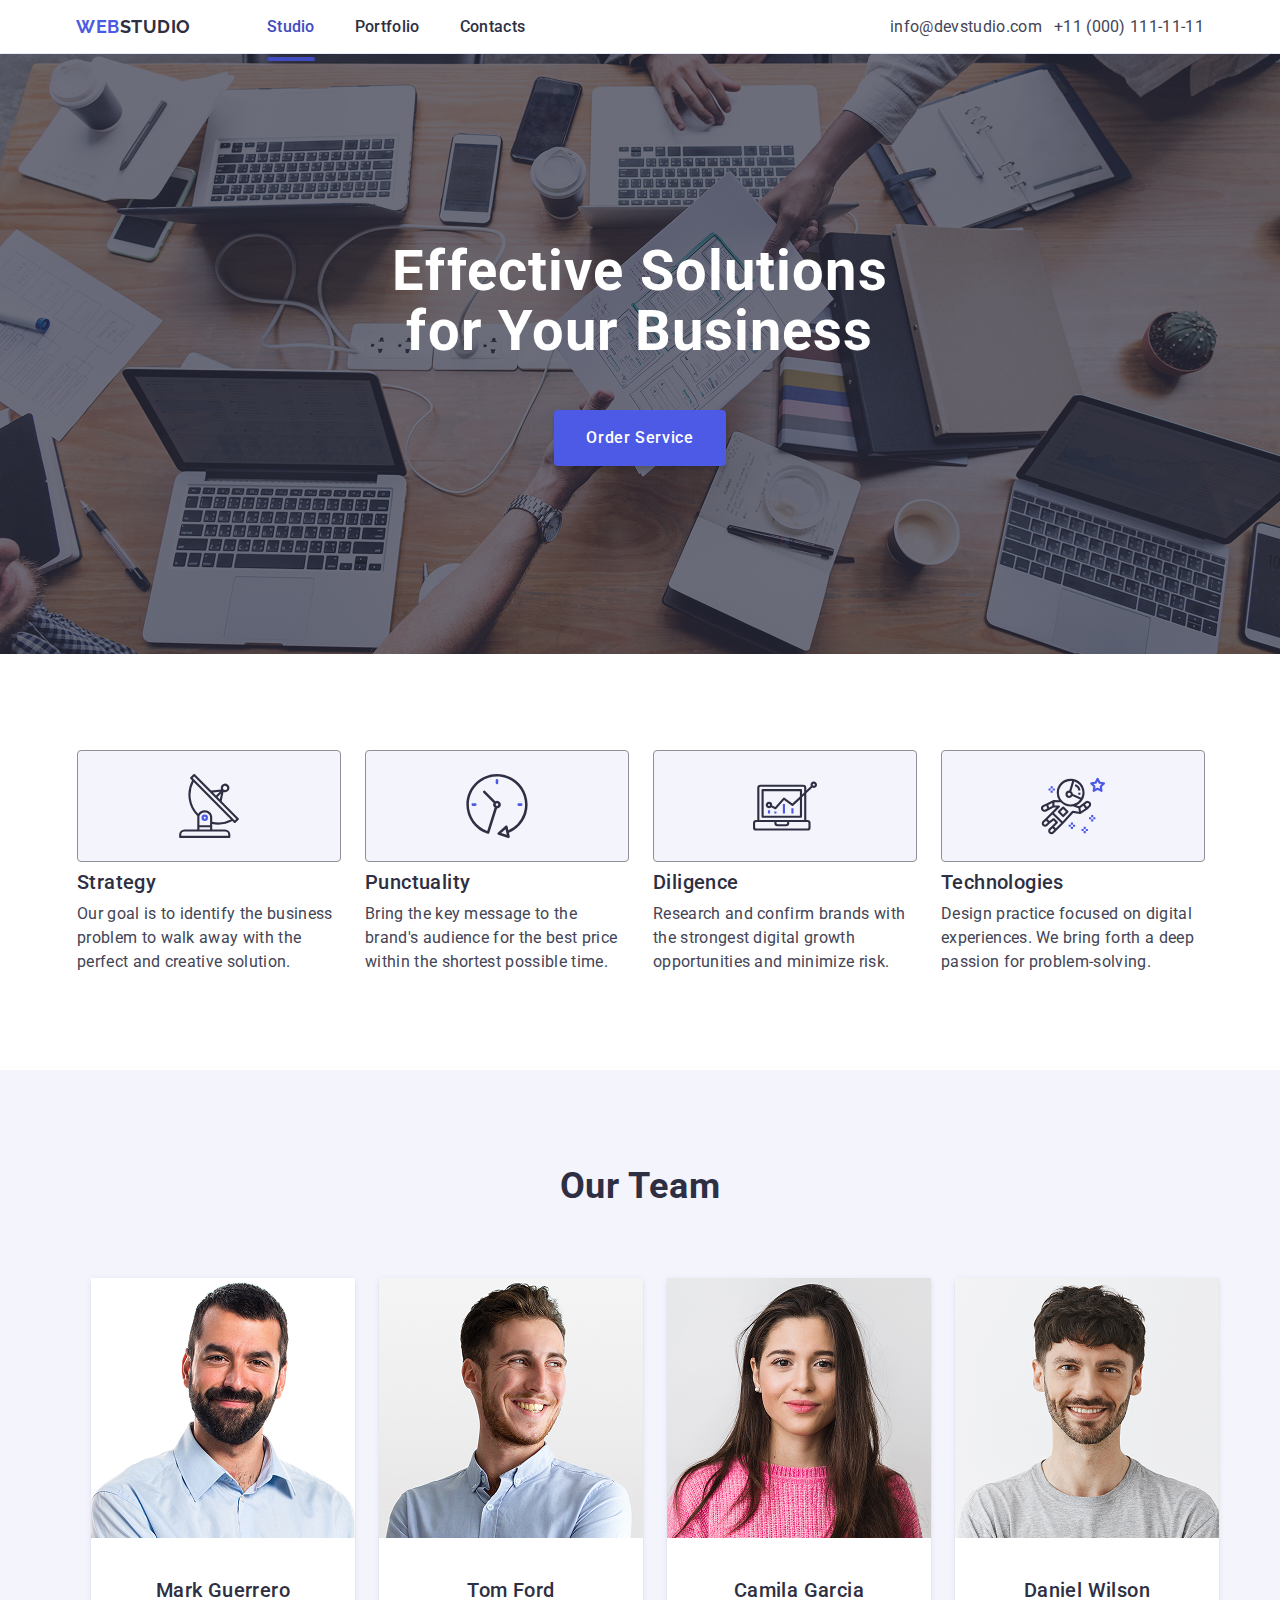
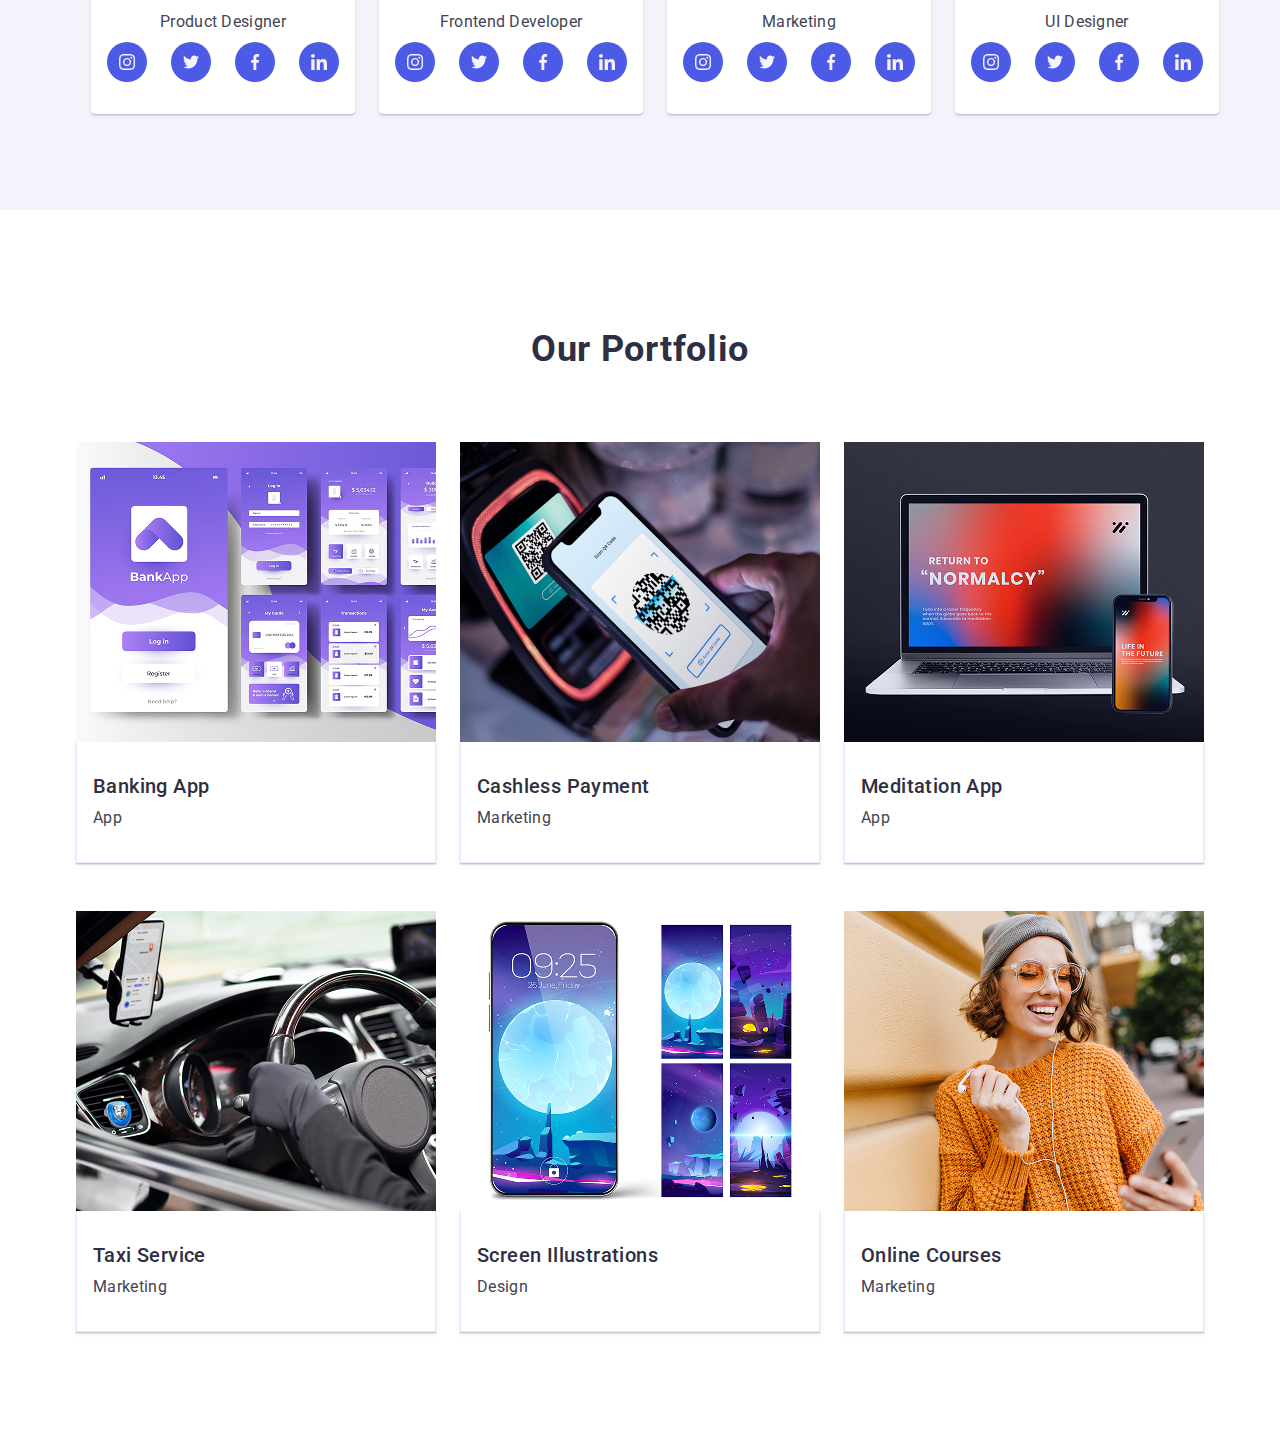
<file: index.html>
<!DOCTYPE html>
<html lang="en">
<head>
    <meta charset="UTF-8">
    <meta name="viewport" content="width=device-width, initial-scale=1.0">
    <title>WebStudio</title>
<link rel="preconnect" href="https://fonts.googleapis.com" />
<link rel="preconnect" href="https://fonts.gstatic.com" crossorigin />
<link href="https://fonts.googleapis.com/css2?family=Raleway:wght@700&family=Roboto:wght@400;500;700&display=swap"
    rel="stylesheet" />
    <link rel="stylesheet" href="https://cdnjs.cloudflare.com/ajax/libs/modern-normalize/3.0.1/modern-normalize.min.css">
    <link rel="stylesheet" href="./css/styles.css" />

</head>
<body>
    <header class="header-logo-plus-menu">
<div class="header-container container">
        <nav class="header-navigation">
            <a class="logo-dark" href="index.html"> Web<span>Studio</span></a>
            <ul class="ul-list-header" style="color: #2E2F42">
                <li><a class="header-menu current" href="./index.html">Studio</a></li>
                <li><a class="header-menu" href="">Portfolio</a></li>
                <li><a class="header-menu" href="">Contacts</a></li>
            </ul>
        </nav>
        <address class="contact-info">
            <ul class="contact-ul" style="color: #434455;">
                <li><a class="address-menu" href="mailto:info@devstudio.com">info@devstudio.com</a></li>
                <li><a class="address-menu" href="tel:+110001111111">+11 (000) 111-11-11</a></li>
            </ul>
        </address>
</div>
<!--
    mobal menu
-->
                <button type="button" class="menu-menu-open-btn" data-menu-open>
            <svg class="menu-open-icon" width="24" height="24">
                <use href="./images/icons.svg#icon-burger"></use>
            </svg>
        </button>
        <div class="mobile-menu">

            <div class="conteiner mobile-menu-conteiner">
                <button type="button" class="mobile-menu-close">
                    <svg class="icon-close-mobile" width="8" height="8">
                        <use href="./images/icons.svg#icon-close"></use>
                    </svg>
                </button>
                <nav class="mobile-menu-nav">
                    <ul class="ul-list-header-mobile">
                        <li><a class="mobile-header-menu current" href="./index.html">Studio</a></li>
                        <li><a class="mobile-header-menu" href="">Portfolio</a></li>
                        <li><a class="mobile-header-menu" href="">Contacts</a></li>
                    </ul>
                </nav>
                <address>
                    <ul class="mobile-contact-ul" style="color: #434455;">
                        <li><a class="mobile-address-menu" href="tel:+110001111111">+11 (000) 111-11-11</a></li>
                        <li><a class="mobile-address-menu" href="mailto:info@devstudio.com">info@devstudio.com</a></li>
                    </ul>
                </address>
                <div>
                    <ul class="soc-team-block-list-menu">
                        <li class="menu-content-block-soc">
                            <a class="soc-team-list-menu" href="#">
                                <svg class="soc-team-icon-menu icon" width="24" height="24">
                                    <use href="./images/icons.svg#icon-instagram-2"></use>
                                </svg>
                            </a>
                        </li>
                        <li class="menu-content-block-soc">
                            <a class="soc-team-list-menu" href="">
                                <svg class="soc-team-icon-menu icon" width="24" height="24">
                                    <use href="./images/icons.svg#icon-twitter-1"></use>
                                </svg>
                            </a>
                        </li>
                        <li class="menu-content-block-soc">
                            <a class="soc-team-list-menu" href="">
                                <svg class="soc-team-icon-menu icon" width="24" height="24">
                                    <use href="./images/icons.svg#icon-facebook-1"></use>
                                </svg>
                            </a>
                        </li>
                        <li class="menu-content-block-soc">
                            <a class="soc-team-list-menu" href="">
                                <svg class="soc-team-icon-menu icon" width="24" height="24">
                                    <use href="./images/icons.svg#icon-linkedin-1"></use>
                                </svg>
                            </a>
                        </li>
                    </ul>
                </div>
            </div>
        </div>
<!--end of modal menu-->
    </header>
    <main> 
        <section class="part-one">
            <div class="container container-btn">
            <h1 class="name"> Effective Solutions for Your Business</h1>
            <button type="button" class="hover button-sec-one" style="display: block;">Order Service</button>
            </div>
        </section>
        <section class="benefits"> 
            <div class="container container-benefit">
            <h2 hidden class="visually-hidden">Our benefits</h2>
            <ul class="benefit">
                <li class="benefit-item" >
                    <div class="benefits-img-div">
                        <svg class="benefits-img" width="64" height="64">
                            <use href="./images/icons.svg#icon-antenna-1">
                            </use>
                        </svg>
                    </div>
                    <h3 class="name-benefit">Strategy</h3>
                    <p class="text-description"> Our goal is to identify the business problem to walk away with the perfect and creative solution.</p>
                </li>
                <li class="benefit-item">
                    <div class="benefits-img-div">
                        <svg class="benefits-img" width="64" height="64">
                            <use href="./images/icons.svg#icon-clock-1">
                            </use>
                        </svg>
                    </div>
                    <h3 class="name-benefit">Punctuality</h3>
                    <p class="text-description"> Bring the key message to the brand's audience for the best price within the shortest possible time.</p>
                </li>
                <li class="benefit-item">
                    <div class="benefits-img-div">
                        <svg class="benefits-img" width="64" height="64">
                            <use href="./images/icons.svg#icon-diagram-1">
                            </use>
                        </svg>
                    </div>
                    <h3 class="name-benefit">Diligence</h3>
                    <p class="text-description">Research and confirm brands with the strongest digital growth opportunities and minimize risk.</p>
                </li>
                <li class="benefit-item">
                    <div class="benefits-img-div">
                        <svg class="benefits-img" width="64" height="64">
                            <use href="./images/icons.svg#icon-astronaut-1">
                            </use>
                        </svg>
                    </div>
                    <h3 class="name-benefit">Technologies</h3>
                    <p class="text-description"> Design practice focused on digital experiences. We bring forth a deep passion for problem-solving.</p>
                </li>
            </ul>
            </div>
        </section>
        <section class="team-part">
            <div class="container container-zespol">
                <h2 class="about-team">Our Team</h2>
                <ul class="team-list">
                    <li class="team-member">
                        <picture>
                            <source media="(min-width:1158px)" srcset="./images/team/team-desktop-1.jpg   1x,
                                                            ./images/team/team-desktop-1@2x.jpg   2x" />
                            <source media="(min-width:768px)" srcset="./images/team/team-tablet-1.jpg   1x,
                                                            ./images/team/team-tablet-1@2x.jpg   2x" />
                            <source media="(max-width:767px)" srcset="./images/team/team-mob-1.jpg   1x,
                                                            ./images/team/team-mob-1@2x.jpg   2x" />
                            <img class="obrazek" src="./images/team/team-desktop-1.jpg"                             width="264"
                            height="260"
                            alt="Mark Guerrero" />
                        </picture>
                        <div class="team-bottom">
                            <h3 class="name-position-or-person">Mark Guerrero</h3>
                            <p class="text-description-team">Product Designer</p>
                            <ul class="soc-team-block-list">
                                <li class="team-card-content-block-soc">
                                    <a class="soc-team-list" href="#">
                                    <svg class="soc-team-icon icon" width="16" height="16">
                                        <use href="./images/icons.svg#icon-instagram-2"></use>
                                    </svg>
                                    </a>
                                </li>
                                <li class="team-card-content-block-soc">
                                    <a class="soc-team-list" href="">
                                    <svg class="soc-team-icon icon" width="16" height="16">
                                        <use href="./images/icons.svg#icon-twitter-1"></use>
                                    </svg>
                                    </a>
                                </li>
                                <li class="team-card-content-block-soc">
                                    <a class="soc-team-list" href="">
                                    <svg class="soc-team-icon icon" width="16" height="16">
                                        <use href="./images/icons.svg#icon-facebook-1"></use>
                                    </svg>
                                    </a>
                                </li>
                                <li class="team-card-content-block-soc">
                                    <a class="soc-team-list" href="">
                                    <svg class="soc-team-icon icon" width="16" height="16">
                                        <use href="./images/icons.svg#icon-linkedin-1"></use>
                                    </svg>
                                    </a>
                                </li>
                            </ul>
                        </div>
                    </li>
                    <li class="team-member">
                        <picture>
                            <source media="(min-width:1158px)" srcset="./images/team/team-desktop-2.jpg   1x,
                                                            ./images/team/team-desktop-2@2x.jpg   2x" />
                            <source media="(min-width:768px)" srcset="./images/team/team-tablet-2.jpg   1x,
                                                            ./images/team/team-tablet-2@2x.jpg   2x" />
                            <source media="(max-width:767px)" srcset="./images/team/team-mob-2.jpg   1x,
                                                            ./images/team/team-mob-2@2x.jpg   2x" />
                            <img class="obrazek" src="./images/team/team-desktop-2.jpg" alt="Tom Ford" width="264" height="260" />
                        </picture>
                        <div class="team-bottom">
                            <h3 class="name-position-or-person">Tom Ford</h3>
                            <p class="text-description-team">Frontend Developer</p>                            
                            <ul class="soc-team-block-list">
                                <li class="team-card-content-block-soc">
                                    <a class="soc-team-list" href="#">
                                    <svg class="soc-team-icon icon" width="16" height="16">
                                        <use href="./images/icons.svg#icon-instagram-2"></use>
                                    </svg>
                                    </a>
                                </li>
                                <li class="team-card-content-block-soc">
                                    <a class="soc-team-list" href="">
                                    <svg class="soc-team-icon icon" width="16" height="16">
                                        <use href="./images/icons.svg#icon-twitter-1"></use>
                                    </svg>
                                    </a>
                                </li>
                                <li class="team-card-content-block-soc">
                                    <a class="soc-team-list" href="">
                                    <svg class="soc-team-icon icon" width="16" height="16">
                                        <use href="./images/icons.svg#icon-facebook-1"></use>
                                    </svg>
                                    </a>
                                </li>
                                <li class="team-card-content-block-soc">
                                    <a class="soc-team-list" href="">
                                    <svg class="soc-team-icon icon" width="16" height="16">
                                        <use href="./images/icons.svg#icon-linkedin-1"></use>
                                    </svg>
                                    </a>
                                </li>
                            </ul>
                        </div>
                    </li>
                    <li class="team-member">
                        <picture>
                            <source media="(min-width:1158px)"
                                srcset="./images/team/team-desktop-3.jpg   1x,
                                    ./images/team/team-desktop-3@2x.jpg   2x"/>
                            <source media="(min-width:768px)" 
                                srcset="./images/team/team-tablet-3.jpg   1x,
                                    ./images/team/team-tablet-3@2x.jpg   2x"/>
                            <source media="(max-width:767px)" 
                                srcset="./images/team/team-mob-3.jpg   1x,
                                    ./images/team/team-mob-3@2x.jpg   2x"/>
                            <img class="obrazek" 
                                src="./images/team/team-desktop-3.jpg" 
                                alt="Camila Garcia" width="264" height="260" />
                        </picture>
                        <div class="team-bottom">
                            <h3 class="name-position-or-person">Camila Garcia</h3>
                            <p class="text-description-team">Marketing</p>                            
                            <ul class="soc-team-block-list">
                                <li class="team-card-content-block-soc">
                                    <a class="soc-team-list" href="#">
                                <svg class="soc-team-icon icon" width="16" height="16">
                                    <use href="./images/icons.svg#icon-instagram-2"></use>
                                </svg>
                                </a>
                                </li>
                                <li class="team-card-content-block-soc">
                                    <a class="soc-team-list" href="">
                                    <svg class="soc-team-icon icon" width="16" height="16">
                                        <use href="./images/icons.svg#icon-twitter-1"></use>
                                    </svg>
                                    </a>
                                </li>
                                <li class="team-card-content-block-soc">
                                    <a class="soc-team-list" href="">
                                    <svg class="soc-team-icon icon" width="16" height="16">
                                        <use href="./images/icons.svg#icon-facebook-1"></use>
                                    </svg>
                                </a>
                                </li>
                                <li class="team-card-content-block-soc">
                                    <a class="soc-team-list" href="">
                                    <svg class="soc-team-icon icon" width="16" height="16">
                                        <use href="./images/icons.svg#icon-linkedin-1"></use>
                                    </svg>
                                </a>
                                </li>
                            </ul>
                        </div>
                    </li>
                    <li class="team-member">
                        <picture>
                            <source media="(min-width:1158px)" srcset="./images/team/team-desktop-4.jpg   1x,
                                                            ./images/team/team-desktop-4@2x.jpg   2x" />
                            <source media="(min-width:768px)" srcset="./images/team/team-tablet-4.jpg   1x,
                                                            ./images/team/team-tablet-4@2x.jpg   2x" />
                            <source media="(max-width:767px)" srcset="./images/team/team-mob-4.jpg   1x,
                                                            ./images/team/team-mob-4@2x.jpg   2x" />
                            <img class="obrazek" src="./images/team/team-desktop-4.jpg" alt="Daniel Wilson" width="264" height="260" />
                        </picture>
                        <div class="team-bottom">
                            <h3 class="name-position-or-person">Daniel Wilson</h3>
                            <p class="text-description-team">UI Designer</p>                            
                            <ul class="soc-team-block-list">
                                <li class="team-card-content-block-soc">
                                    <a class="soc-team-list" href="#">
                                    <svg class="soc-team-icon icon" width="16" height="16">
                                        <use href="./images/icons.svg#icon-instagram-2"></use>
                                    </svg>
                                    </a>
                                </li>
                                <li class="team-card-content-block-soc">
                                    <a class="soc-team-list" href="">
                                    <svg class="soc-team-icon icon" width="16" height="16">
                                        <use href="./images/icons.svg#icon-twitter-1"></use>
                                    </svg>
                                    </a>
                                </li>
                                <li class="team-card-content-block-soc">
                                    <a class="soc-team-list" href="">
                                    <svg class="soc-team-icon icon" width="16" height="16">
                                        <use href="./images/icons.svg#icon-facebook-1"></use>
                                    </svg>
                                    </a>
                                </li>
                                <li class="team-card-content-block-soc">
                                    <a class="soc-team-list" href="">
                                    <svg class="soc-team-icon icon" width="16" height="16">
                                        <use href="./images/icons.svg#icon-linkedin-1"></use>
                                    </svg>
                                    </a>
                                </li>
                            </ul>
                        </div>
                    </li>
                </ul>
            </div>
        </section>
        <section class="portfolio" style="padding: 120px 0 120px 0;">
            <div class="container container-produkty">
          <h2 class="our-portfolio">Our Portfolio</h2>
            <ul class="produkty">
                <li class="box"> 
                    <div class="obrazek-text">
                        <picture>
                            <source media="(min-width:1158px)" srcset="./images/portfolio/portfolio-desktop-1.jpg   1x,
                                                                                    ./images/portfolio/portfolio-desktop-1@2x.jpg   2x" />
                            <source media="(min-width:768px)" srcset="./images/portfolio/portfolio-tablet-1.jpg   1x,
                                                                                    ./images/portfolio/portfolio-tablet-1@2x.jpg   2x"  />
                            <source media="(max-width:767px)" srcset="./images/portfolio/portfolio-tablet-1.jpg   1x,
                                                                                    ./images/portfolio/portfolio-tablet-1@2x.jpg   2x" />
                            <img class="obrazek" src="./images/portfolio/portfolio-desktop-1.jpg"  alt="Banking App" width="360" height="300"/>
                        </picture>
                        <p class="portfolio-window">14 Stylish and User-Friendly App Design Concepts · Task Manager App · Calorie Tracker App · Exotic Fruit Ecommerce App ·
                    Cloud Storage App</p>
                    </div>
                    <div class="nazwy-appek">
                        <h3 class="options"> Banking App</h3>
                    <p class="text-description">App</p>
                </div>
                </li>
                <li  class="box">
                    <div class="obrazek-text">
                        <picture>
                            <source media="(min-width:1158px)"
                                srcset="./images/portfolio/portfolio-desktop-2.jpg   1x,
                                        ./images/portfolio/portfolio-desktop-2@2x.jpg   2x" />
                            <source media="(min-width:768px)"
                                srcset="./images/portfolio/portfolio-tablet-2.jpg   1x,
                                        ./images/portfolio/portfolio-tablet-2@2x.jpg   2x" />
                            <source media="(max-width:767px)"
                                srcset="./images/portfolio/portfolio-tablet-2.jpg   1x,
                                        ./images/portfolio/portfolio-tablet-2@2x.jpg   2x" />
                            <img class="obrazek" src="./images/portfolio/portfolio-desktop-2.jpg" alt="Cashless Payment" width="360" height="300" />
                        </picture>
                    <p class="portfolio-window">14 Stylish and User-Friendly App Design Concepts · Task Manager App · Calorie Tracker App · Exotic Fruit Ecommerce App · Cloud Storage App</p>
                    </div>
                    <div class="nazwy-appek">
                        <h3 class="options"> Cashless Payment</h3>
                    <p class="text-description">Marketing</p>
                </div>
                </li>
                <li class="box" >
                    <div class="obrazek-text">
                        <picture>
                            <source media="(min-width:1158px)" srcset="./images/portfolio/portfolio-desktop-3.jpg   1x,
                                                                ./images/portfolio/portfolio-desktop-3@2x.jpg   2x" />
                            <source media="(min-width:768px)" srcset="./images/portfolio/portfolio-tablet-3.jpg   1x,
                                                                ./images/portfolio/portfolio-tablet-3@2x.jpg   2x" />
                            <source media="(max-width:767px)" srcset="./images/portfolio/portfolio-tablet-3.jpg   1x,
                                                                ./images/portfolio/portfolio-tablet-3@2x.jpg   2x" />
                            <img class="obrazek" src="./images/portfolio/portfolio-desktop-3.jpg" alt="Meditation App" width="360"
                                height="300" />
                        </picture>                  
                    <p class="portfolio-window">14 Stylish and User-Friendly App Design Concepts · Task Manager App · Calorie Tracker App · Exotic Fruit Ecommerce App · Cloud Storage App</p>
                    </div>
                    <div class="nazwy-appek">
                        <h3 class="options"> Meditation App</h3>
                    <p class="text-description">App</p>
                </div>
                </li>
                <li  class="box">
                    <div class="obrazek-text">
                        <picture>
                            <source media="(min-width:1158px)" srcset="./images/portfolio/portfolio-desktop-4.jpg   1x,
                                                                ./images/portfolio/portfolio-desktop-4@2x.jpg   2x" />
                            <source media="(min-width:768px)" srcset="./images/portfolio/portfolio-tablet-4.jpg   1x,
                                                                ./images/portfolio/portfolio-tablet-4@2x.jpg   2x" />
                            <source media="(max-width:767px)" srcset="./images/portfolio/portfolio-tablet-4.jpg   1x,
                                                                ./images/portfolio/portfolio-tablet-4@2x.jpg   2x" />
                            <img class="obrazek" src="./images/portfolio/portfolio-desktop-4.jpg" alt="Taxi Service"  width="360"
                                height="300" />
                        </picture>                
                  <p class="portfolio-window">14 Stylish and User-Friendly App Design Concepts · Task Manager App · Calorie Tracker App · Exotic Fruit Ecommerce App · Cloud Storage App</p>
                    </div>
                    <div class="nazwy-appek">
                    <h3 class="options"> Taxi Service</h3>
                  <p class="text-description">Marketing</p>
              </div>
            </li>                
              <li class="box">
                <div class="obrazek-text">
                    <picture>
                        <source media="(min-width:1158px)" srcset="./images/portfolio/portfolio-desktop-5.jpg   1x,
                                                            ./images/portfolio/portfolio-desktop-5@2x.jpg   2x" />
                        <source media="(min-width:768px)" srcset="./images/portfolio/portfolio-tablet-5.jpg   1x,
                                                            ./images/portfolio/portfolio-tablet-5@2x.jpg   2x" />
                        <source media="(max-width:767px)" srcset="./images/portfolio/portfolio-tablet-5.jpg   1x,
                                                            ./images/portfolio/portfolio-tablet-5@2x.jpg   2x" />
                        <img class="obrazek" src="./images/portfolio/portfolio-desktop-5.jpg" alt="Screen Illustrations" width="360"
                            height="300" />
                    </picture>
                    <p class="portfolio-window">14 Stylish and User-Friendly App Design Concepts · Task Manager App · Calorie Tracker App · Exotic Fruit Ecommerce App · Cloud Storage App</p>
                    </div>
                    <div class="nazwy-appek">
                    <h3 class="options"> Screen Illustrations</h3>
                <p class="text-description">Design</p>
            </div>
            </li>               
            <li class="box">
                <div class="obrazek-text">
                    <picture>
                        <source media="(min-width:1158px)" srcset="./images/portfolio/portfolio-desktop-6.jpg   1x,
                                                            ./images/portfolio/portfolio-desktop-6@2x.jpg   2x" />
                        <source media="(min-width:768px)" srcset="./images/portfolio/portfolio-tablet-6.jpg   1x,
                                                            ./images/portfolio/portfolio-tablet-6@2x.jpg   2x" />
                        <source media="(max-width:767px)" srcset="./images/portfolio/portfolio-tablet-6.jpg   1x,
                                                            ./images/portfolio/portfolio-tablet-6@2x.jpg   2x" />
                        <img class="obrazek" src="./images/portfolio/portfolio-desktop-6.jpg" alt="Online Courses" width="360"
                            height="300" />
                    </picture>                
                    <p class="portfolio-window">14 Stylish and User-Friendly App Design Concepts · Task Manager App · Calorie Tracker App · Exotic Fruit Ecommerce App · Cloud Storage App</p>
                    </div>
                    <div class="nazwy-appek">
                        <h3 class="options"> Online Courses</h3>
                    <p class="text-description">Marketing</p>
                </div>
                </li>
            </ul>
            </div>
        </section>

<!--    </main>
    <footer class="page-footer"> 
        <div class="koniec container">
                <div class="footer-logo-part">
                    <a class="logo-dark-footer" href="./index1.html"> Web<span  class="logo-highlight">Studio</span></a>
                    <p class="text-description-p">Increase the flow of customers and sales for your business with digital marketing & growth solutions.</p>
                </div>
               <div class="footer-soc">
                <p class="footer-text-soc">Social media</p>
                <ul class="soc-team-block-list-footer">
                        <li class="footer-content-block-soc">
                            <a class="soc-team-list-footer" href="#">
                            <svg class="soc-team-icon-footer icon" width="24" height="24">
                                <use href="./images/icons.svg#icon-instagram-2"></use>
                            </svg>
                            </a>
                        </li>
                        <li class="footer-content-block-soc">
                                <a class="soc-team-list-footer" href="">
                                <svg class="soc-team-icon-footer icon" width="24" height="24">
                                    <use href="./images/icons.svg#icon-twitter-1"></use>
                                </svg>
                                </a>
                        </li>
                        <li class="footer-content-block-soc">
                                <a class="soc-team-list-footer" href="">
                                <svg class="soc-team-icon-footer icon" width="24" height="24">
                                    <use href="./images/icons.svg#icon-facebook-1"></use>
                                </svg>
                                </a>
                        </li>
                        <li class="footer-content-block-soc">
                                <a class="soc-team-list-footer" href="">
                                <svg class="soc-team-icon-footer icon" width="24" height="24">
                                    <use href="./images/icons.svg#icon-linkedin-1"></use>
                                </svg>
                                </a>
                        </li>
                </ul>    
                </div>
                <div class="subscr-part">
                    <p class="subscr-form">Subscribe</p>
                    <form class="bottom-form">
                        <label aria-label="footer-email" class="buttom-email">
                            <input type="email" class="bottom-form-input" name="email" id="email" placeholder="E-mail">
                        </label>
                        <button type="submit" class="buttom-btn-subscr">Subscribe
                            <svg class="buttom-icon" width="24" height="24">
                                <use href="./images/icons.svg#icon-icon-send"></use>
                            </svg>
                        </button>
                    </form>
                </div>
        </div>    
</footer>
<!--open page-->
    <!--Modal -->
    
    <div class="backdrop">
        <div class="modal">
            <button type="button" class="modal-close-btn" >
                <svg class="icon-close" width="8" height="8">
                    <use href="./images/icons.svg#icon-close"></use>
                </svg>
            </button>
            <p class="modal-text">Leave your contacts and we will call you back</p>
            <form class="modal-form">
                <div class="modal-field">
                    <label class="modal-label" for="user-name">Name</label>
                    <div class="modal-input-wrap">
                        <input required class="modal-form-input" type="text" name="user-name" id="user-name" />
                        <svg class="modal-icon" width="18" height="24">
                            <use href="./images/icons.svg#icon-person"></use>
                        </svg>
                    </div>
                </div>
                <div class="modal-field">
                    <label class="modal-label" for="user-tel">Phone</label>
                    <div class="modal-input-wrap">
                        <input required class="modal-form-input" type="tel" name="user-tel" id="user-tel" />
                        <svg class="modal-icon" width="18" height="24">
                            <use href="./images/icons.svg#icon-phone"></use>
                        </svg>
                    </div>
                </div>
                <div class="modal-field">
                    <label class="modal-label" for="user-email">Email</label>
                    <div class="modal-input-wrap">
                        <input required class="modal-form-input" type="email" name="user-email" id="user-email" />
                        <svg class="modal-icon" width="18" height="24">
                            <use href="./images/icons.svg#icon-email"></use>
                        </svg>
                    </div>
                </div>
                <div class="modal-field modal-field-textarea">
                    <label class="modal-label" for="user-comment">Comment</label>
                    <textarea class="modal-textarea" name="user-comment" id="user-comment"
                        placeholder="Text input"></textarea>
                </div>
                <div class="form-field-checkbox">
                    <input class="modal-check visually-hidden" type="checkbox" name="user-privacy" id="user-privacy"
                        value="true"/>
                    <label class="form-checkbox-text" for="user-privacy">
                        <span class="custom-checkbox">
                            <svg class="custom-checkbox-icon" width="10" height="8">
                                <use href="./images/icons.svg#icon-check"></use>
                            </svg> </span>I accept the terms and conditions of the
                        <a href="#" class="privacy-policy-linking"> Privacy Policy</a>
                    </label>
                </div>
                <button type="submit" class="button-modal">Send</button>
            </form>
        </div>
    </div>

</body>
</html>
</file>
<file: css/styles.css>
/*-----sekcja ogólna-----*/
*{
    margin-top: 0;
    margin-bottom: 0;
}
.logo-dark{
    color:#4D5AE5
}
.logo-dark span{
    color:#2e2f42;
}
a{
    text-decoration: none;
    color: inherit;
}
ul,li{
    list-style-type: none;
    padding-left: 0;
    margin-top: 0;
    margin-bottom: 0;
}
body {
    font-family: "Roboto", sans-serif;
    color: #434455;
    background-color: #ffff;
}
h1,
h2,
h3,
h4,
h5,
h6,
p {
    margin: 0;
}
ul,
ol {
    margin: 0;
    padding: 0;
}
img{
    display: block;
    max-width: 100%;
    height: auto;
}
button{
    font-family: inherit;
    cursor: pointer;
}
.obrazek{
    display: block;
}
button{
    background-color: transparent;
}
.container{
    width: 100%;
    max-width: 320px;
    padding-left: 15px;
    padding-right: 15px;
    margin: 0 auto;
}
@media screen and (min-width:768px) {
    .container {
            width: 100%;
            max-width: 768px;
        }
}

@media screen and (min-width:1158px) {
    .container {
            width: 100%;
            max-width: 1158px;
        }
}
/*-----sekcja menu-----*/
.header-menu {
    color: #2e2f42;
}
.header-logo-plus-menu{
    border-bottom: 1px solid #e7e9fc;
    box-shadow: 0 1px 6px 0 rgba(46, 47, 66, 0.08), 0 1px 1px 0 rgba(46, 47, 66, 0.16), 0 2px 1px 0 rgba(46, 47, 66, 0.08);
}
.header-container{
    display: flex;
        width: 320px;
    align-items: center;
}
@media screen and (min-width:768px){
    .header-container{
        min-width: 768px;
        max-width: 1157px;
    }
}
@media screen and (min-width:1158px) {
.header-container{
    min-width:  1158px;
}    
}
.header-navigation{
    display: flex;
    align-items: center;
}
@media screen and (min-width:768px) {
    .header-navigation {
            display: flex;
            align-items: center;
            unicode-bidi: isolate;
        }
}
@media screen and (min-width:1158px) {
.header-navigation {
        display: flex;
        align-items: center;
        unicode-bidi: isolate;
    }
}
.logo-dark{
    font-family: "Raleway", sans-serif;
        font-weight: 700;
        font-size: 18px;
        line-height: 1.17;
        letter-spacing: 0.03em;
        text-transform: uppercase;
        padding-top: 16px;
        padding-bottom: 16px;
        margin-right: 76px;
}
.ul-list-header{
    display: none;
    gap: 40px;
    list-style: none;
}
@media screen and (min-width:768px) {
    .ul-list-header {
            display: flex;
            gap: 40px;
            list-style: none;
    }
}
@media screen and (min-width:1158px) {
    .ul-list-header {
        display: flex;
        gap: 40px;
        list-style: none;
    }
}
.header-menu{
    font-family: "Roboto", sans-serif;
        font-weight: 500;
        font-size: 16px;
        line-height: 1.5;
        letter-spacing: 0.02em;
        color: #2e2f42;
        font-style: normal;
        font-weight: 500;
        position: relative;
        transition: color 250ms cubic-bezier(0.4, 0, 0.2, 1);
            line-height: 1.5;
            letter-spacing: 0.02em;
            padding: 24px 0;
}
.header-menu:hover,
.header-menu:focus,
.header-menu.current{color: #404bbf;}
.header-menu.current::after{
content: "";
position: absolute;
left: 0;
bottom: -1px;
width: 100%;
height: 4px;
background-color: #404bbf;
border-radius: 2px;
}
.contact-info {
    font-style: normal;
    margin-left: auto;
}
.address-menu {
    color: #434455;
        transition: color 250ms cubic-bezier(0.4, 0, 0.2, 1);
}
.contact-ul{
    display: none;
    gap: 40px;
}
@media screen and (min-width:768px) {
    .contact-ul{
    display: flex;
    flex-direction: column;
    gap: 12px;
    }
}

@media screen and (min-width:1158px) {
    .contact-ul{
    display: flex;
    flex-direction: row;
    gap: 12px;
    }
}
.address-menu {
    font-family: "Roboto", sans-serif;
    font-weight: 400;
    font-size: 16px;
    line-height: 1.5;
    letter-spacing: 0.02em;
    color: #434455;
    font-style: normal;
    line-height: 1.5;
    letter-spacing: 0.02em;
    padding-top: 24px;
    padding-bottom: 24px;
    transition: color 250ms cubic-bezier(0.4, 0, 0.2, 1);
}
.address-menu:hover, 
.address-menu:focus{color:#404bbf}
@media screen and (min-width:768px) {
    .address-menu:hover,
        .address-menu:focus {
            color: #404bbf
        }
    }

@media screen and (min-width:1158px) {
    .address-menu:hover,
        .address-menu:focus {
            color: #404bbf
        }
}

/*----modal----*/
 @media screen and (min-width: 768px) {
     .mobile-menu {
         display: none;
     }
     .menu-menu-open-btn{
        display: none;
     }
 }

 @media screen and (min-width: 1158px) {
     .mobile-menu {
         display: none;
     }
     .menu-menu-open-btn{
        display: none;
     }
 }

 .mobile-menu {
     position: fixed;
     top: 0;
     left: 0;
     width: 100%;
     height: 100%;
     background-color: #fff;

     opacity: 0;
     visibility: hidden;
     pointer-events: none;

    padding: 24px 24px 40px 16px;
    display: flex;
    flex-direction: column;
    justify-content: space-between;
    overflow: auto;
    box-sizing: border-box;
}

 .mobile-menu.is-open {
     opacity: 1;
     visibility: visible;
     pointer-events: auto;
     transition: opacity 250ms cubic-bezier(0.4, 0, 0.2, 1),
         visibility 250ms cubic-bezier(0.4, 0, 0.2, 1);
 }
/*-----*/
 .mobile-menu-conteiner {
     position: relative;
     padding-top: 72px;
     padding-bottom: 40px;

     display: flex;
     flex-direction: column;
     height: 100%;
 }
/*----------*/
.menu-menu-open-btn{
    background-color: transparent;
    border: none;
    padding: 0;
    width: 24px;
    height: 24px;
    display: flex;
    align-items: center;
    justify-content: center;
    position: absolute;
        top: 16px;
        right: 16px;
}
 .mobile-menu-close {
    background-color: transparent;
    padding: 0;
    width: 24px;
    height: 24px;
    display: flex;
    align-items: center;
    justify-content: center;
    position: absolute;
     top: 24px;
     right: 24px;
     border-radius: 50%;
     fill: #2e2f42;
}

 .icon-close-mobile:hover,
 .icon-close-mobile:focus {
     fill: #ffffff;
 }

 .mobile-menu-close:hover,
 .mobile-menu-close:focus {
     background-color: #404bbf;
     border: none;
    transition: opacity 250ms cubic-bezier(0.4, 0, 0.2, 1),
 }

 .mobile-menu-close:hover .icon-close,
 .mobile-menu-close:focus .icon-close {
     fill: #fff;
 }

 .mobile-menu-nav {
     margin-bottom: auto;
 }

 .ul-list-header-mobile {
     color: #404bbf;
     display: flex;
     flex-direction: column;
     gap: 40px;
 }

 .mobile-header-menu {
     font-weight: 700;
     font-size: 36px;
     line-height: 1.11;
     letter-spacing: 0.02em;
     color: #2e2f42     ;
 }

 .mobile-header-menu.current {
     color: #404bbf;
 }

 .mobile-contact-ul {
     display: flex;
     gap: 24px;
     flex-direction: column;
     margin-left: auto;
 }

 .mobile-address-menu {
     font-weight: 500;
     font-size: 20px;
     line-height: 1.2;
     letter-spacing: 0.02em;
     color: #434455;

     transition: color 250ms cubic-bezier(0.4, 0, 0.2, 1);
 }

 .soc-team-block-list-menu {
     display: flex;
     gap: 40px;
     margin-top: 48px;

 }

 .menu-conetent-blok-soc {
     display: block;
     height: 40px;
     width: 40px;
     justify-content: center;
 }

 .soc-team-icon-menu {
     width: 40px;
     height: 40px;
     background-color: #4d5ae5;
     border-radius: 50%;
     display: flex;
     align-items: center;
     justify-content: center;
     transition: background-color 250ms cubic-bezier(0.4, 0, 0.2, 1);
 }

 .icon {
     fill: #f4f4fd;
 }

 .menu-content-block-soc a.soc-team-list-menu:hover,
 .menu-content-block-soc a.soc-team-list-menu:focus {
     background-color: #31D0AA;
 }

 @media screen and (min-width: 768px) {
     .mobile-menu {
         display: none;
     }
     .menu-menu-open-btn{
        display: none;
     }
 }

 @media screen and (min-width: 1158px) {
     .mobile-menu {
         display: none;
     }
     .menu-menu-open-btn{
        display: none;
     }
 }


/*-----sekcja teksku pierwszego-----*/

.part-one {
    background-image: linear-gradient(rgba(46, 47, 66, 0.7),
            rgba(46, 47, 66, 0.7)), url("../images/tlo/people-office-mob.jpg");
    margin: 0 auto;
    background-repeat: no-repeat;
    background-position: center;
    background-size: cover;
    background-color: #2E2F42;
    padding-top: 72px;
    padding-bottom: 72px;
    max-width: 1440px;
}

@media screen and (min-resolution: 2dppx),
(min-resolution: 192dpi),
(-webkit-min-device-pixel-ratio: 2) {
    .part-one {
        background-image: linear-gradient(rgba(46, 47, 66, 0.7),
                rgba(46, 47, 66, 0.7)),
            url(../images/tlo/people-office-mob-2x.jpg);
    }
}

@media screen and (min-width:768px) {

    .part-one {
        padding-top: 112px;
        padding-bottom: 112px;
        background-image: linear-gradient(rgba(46, 47, 66, 0.7),
                rgba(46, 47, 66, 0.7)),
            url(../images/tlo/people-office-tab.jpg);
    }

    @media screen and (min-resolution: 2x),
    (min-resolution: 192dpi),
    (-webkit-min-device-pixel-ratio: 2) {
        .part-one {
            background-image: linear-gradient(rgba(46, 47, 66, 0.7),
                    rgba(46, 47, 66, 0.7)),
                url(../images/tlo/people-office-tab-2x.jpg);
        }
    }
}

@media screen and (min-width:1158px) {
    .part-one {
        padding-top: 188px;
        padding-bottom: 188px;
        background-image: linear-gradient(rgba(46, 47, 66, 0.7),
                rgba(46, 47, 66, 0.7)),
            url(../images/tlo/people-office.jpg);
    }

    @media screen and (min-resolution: 2dppx),
    (min-resolution: 192dpi),
    (-webkit-min-device-pixel-ratio: 2) {
        .part-one {
            background-image: linear-gradient(rgba(46, 47, 66, 0.7),
                    rgba(46, 47, 66, 0.7)),
                url(../images/tlo/people-office-2x.jpg);
        }
    }
}

.name {
    font-size: 36px;
    line-height: 1.11;
    letter-spacing: 0.02em;
    text-align: center;
    color: #fff;
    margin: 0 auto;
    max-width: 216px;
    margin-bottom: 72px;

    display: block;
    color: #FFFFFF;
    font-family: "Roboto", sans-serif;
}

@media screen and (min-width:768px) {
    .name {
        margin-bottom: 36px;
        max-width: 496px;
        font-size: 56px;
        line-height: 1.07;
    }
}

@media screen and (min-width:1158px) {
    .name {
        margin-bottom: 48px;
        min-height: 120px;
        max-width: 496px;
    }
}

.button-sec-one {
    text-align: center;
    padding: 16px 32px;
    margin: 0 auto;
    border-radius: 4px;
    border: none;
    min-width: 169px;
    height: 56px;
    box-shadow: 0 4px 4px 0 rgba(0, 0, 0, 0.15);
    align-items: center;
    flex-direction: row;
    background-color: #4D5AE5;
    cursor: pointer;
    font-weight: 500;
    font-size: 16px;
    line-height: 1.5;
    letter-spacing: 0.04em;
    color: #fff;
    display: block;
    font-family: "Roboto", sans-serif;
    transition: background-color 250ms cubic-bezier(0.4, 0, 0.2, 1);
}

.button-sec-one:hover,
.button-sec-one:focus {
    background-color: #404BBF;
}

/*-----sekcja atutów-----*/

.benefits{
    background-color: #ffffff;
}
.visually-hidden {
    position: absolute;
    width: 1px;
    height: 1px;
    margin: -1px;
    border: 0;
    padding: 0;
    white-space: nowrap;
    clip-path: inset(100%);
    clip: rect(0 0 0 0);
    overflow: hidden;
}
.benefit{
    display: flex;
    flex-wrap: wrap;
    gap: 72px;
}
.container-benefit{
    padding-top: 96px;
    padding-bottom: 96px;
    padding-left: 16px;
    padding-right: 16px;
    margin-top: 0;
}
.benefits-img-div{
    display: none;
/*    border: 1px solid #8e8f99;
    border-radius: 4px;
    width: 264px;
    height: 112px;
    background: #f4f4fd;
    display: flex;
    justify-content: center;
    align-items: center;
    margin-bottom: 8px;*/
}
.benefits-img{
    align-items: center;
    left: 100px;
    top: 24px;
}
.text-description {
    font-family: "Roboto", sans-serif;
        font-weight: 500;
        font-size: 16px;
        line-height: 1.5;
        letter-spacing: 0.02em;
        color: #434455;
}

.name-benefit {
    margin-bottom: 8px;
    text-align: center;
    font-weight: 700;
    font-size: 36px;
    line-height: 1.11;
    letter-spacing: 0.02em;
    color: #2e2f42;
    margin-bottom: 8px;
}
@media screen and (min-width:768px) {
    .benefit{
        gap: 72px 24px;
        width: 736px;
    }
    .benefit-item{
        flex-basis: calc((100% - (24px)) / 2);
    }
    .name-benefit{
        text-align: left;
    }

}

@media screen and (min-width:1158px) {
    .benefits-img-div {
        border: 1px solid #8e8f99;
        border-radius: 4px;
        width: 264px;
        height: 112px;
        background-color: #f4f4fd;
        display: flex;
        justify-content: center;
        align-items: center;
        margin-bottom: 8px;
        }
        .benefit{
            gap: 24px;
            width: 1128px;
        }
        .benefit-item{
            flex-basis: calc((100% - (3*24px)) / 4);
        }
        .name-benefit{
            text-align: left;
            font-weight: 500;                font-size: 20px;
            line-height: 1.2;
            letter-spacing: 0.02em;
            color: #2e2f42;
        }
        .text-description{
            font-weight: 400;
            font-size: 16px;
            line-height: 1.5;
            letter-spacing: 0.02em;                color: #434455;
        }
}


/*-----sekcja z personelem-----*/
.team-part {
    background-color: #F4F4FD;
    padding: 96px 0;
    margin: 0 auto;
}
/*.container-zespol {
    max-width: 1228px;
    display: flex;
    flex-direction: column;
    align-items: center;
}*/
.team-list {
    display: flex;
    gap: 24px;
    flex-wrap: wrap;
    justify-content: center;
}
.team-member {
    background-color: #ffffff;
    border-radius:4px;
    box-shadow: 0px 1px 6px rgba(46, 47, 66, 0.08),
                0px 1px 1px rgba(46, 47, 66, 0.16),
                0px 2px 1px rgba(46, 47, 66, 0.08)
}
@media screen and (min-width:768px) {
.team-member{
    flex-basis: calc((100% - 24px) / 2);
}    
.container-zespol{
    max-width: 582px;

}
.team-list{
    width: 552px;
    align-items: center;
}
}
@media screen and (min-width:1158px) {
.team-member{
    flex-basis: calc((100% - 72px)/4);
}
.container-zespol {
    max-width: 1128px;

}
    .team-list{
    row-gap: 24px;
    width: 1128px;
    }
}
.name-position-or-person {
    font-family: "Roboto", sans-serif;
    font-weight: 500;
    font-size: 20px;
    line-height: 1.2;
    letter-spacing: 0.02em;
    color: #2e2f42;
    margin-bottom: 8px;
    margin-top: 8px;
    text-align: center;
}
.text-description-team {
    text-align: center;
    font-family: "Roboto", sans-serif;
    font-weight: 400;
    font-size: 16px;
    line-height: 1.5;
    letter-spacing: 0.02em;
    color: #434455;
}
.team-bottom{
    padding: 32px 0;
}
.soc-team-block-list{
    display: flex;
        padding: 0 16px;
        list-style: none;
        align-items: center;
        justify-content: center;
        flex-direction: row;
        gap: 24px;
        height: 40px;
        margin-top: 8px;
}
.about-team {
    font-weight: 700;
    font-size: 36px;
    line-height: 1.11111;
    letter-spacing: 0.02em;
    text-align: center;
    color: #2e2f42;
    margin-bottom: 72px;
}
.soc-team-block-list{
    display: flex;
    justify-content: center;
    gap: 24px;
}
.team-card-content-block-soc{
    height: 40px;
    width: 40px;
}
.icon{
    fill: #f4f4fd;
}
.soc-team-icon{
    fill:#f4f4fd;
}
.soc-team-list{
    width: 100%;
    height: 100%;
    background-color: #4d5ae5;
    border-radius: 50%;
    display: flex;
    align-items: center;
    justify-content: center;
    transition: background-color 250ms cubic-bezier(0.4, 0, 0.2, 1);
}
.soc-team-list:hover,
.soc-team-list:focus{
    background-color: #404bbf;
}
.name-position-or-person{
    margin-bottom: 8px;
    text-align: center;    
}
.text-description-team{
        text-align: center;
        margin-bottom: 8px;
}

/*-----sekcja z naszymi produktami-----*/

/*---------------*/
.portfolio-window {
    color: #434455;
    display: none;
}

.text-description {
    font-family: "Roboto", sans-serif;
    font-weight: 400;
    font-size: 16px;
    line-height: 1.5;
    letter-spacing: 0.02em;
    color: #434455;
}

.options {
    font-weight: 500;
    font-size: 20px;
    line-height: 1.2;
    letter-spacing: 0.02em;
    color: #2e2f42;
    font-family: "Roboto", sans-serif;
    margin-bottom: 8px;
}

.our-portfolio {
    font-family: "Roboto", sans-serif;
    font-weight: 700;
    font-size: 36px;
    line-height: 1.11;
    letter-spacing: 0.02em;
    text-align: center;
    text-transform: capitalize;
    color: #2e2f42;
    margin-bottom: 72px;
}

.Portfolio {
    flex-wrap: wrap-reverse;
    background-color: #FFFFFF;
}

.container-produkty {
    max-width: 320px;
}

.produkty {
    display: flex;
    flex-wrap: wrap;
    gap: 48px;
}

.box {
    width: 100%;
    border-top: none;
    position: relative;
    transition: box-shadow 250ms cubic-bezier(0.4, 0, 0.2, 1);
}

.portfolio-window {
    display: none;
    position: absolute;
    top: 0;
    background-color: #4D5AE5;
    font-weight: 400;
    font-size: 16px;
    line-height: 1.5;
    letter-spacing: 0.02em;
    color: #f4f4fd;
    border-radius: 0%;
    padding-left: 32px;
    padding-top: 40px;
    padding-bottom: 40px;
    padding-right: 32px;
    height: 100%;
    transform: translateY(100%);
    transition: transform 250ms cubic-bezier(0.4, 0, 0.2, 1);
}

.obrazek {
    margin: 0;
    box-shadow: 250ms cubic-bezier(0.4, 0, 0.2, 1);
}

.obrazek-text {
    position: relative;
    overflow: hidden;

}

.nazwy-appek {
    padding: 32px 16px;
    border-top: none;
    border-bottom: 1px solid #e7e9fc;
    border-left: 1px solid #e7e9fc;
    border-right: 1px solid #e7e9fc;
    box-shadow: 0 2px 1px 0 rgba(46, 47, 66, 0.08), 0 1px 1px 0 rgba(46, 47, 66, 0.16), 0 1px 6px 0 rgba(46, 47, 66, 0.08);
    background: #fff;
}

@media screen and (min-width: 768px) {
    .text-description {
        font-family: "Roboto", sans-serif;
        font-weight: 400;
        font-size: 16px;
        line-height: 1.5;
        letter-spacing: 0.02em;
        color: #434455;
    }

    .options {
        font-weight: 500;
        font-size: 20px;
        line-height: 1.2;
        letter-spacing: 0.02em;
        color: #2e2f42;
        font-family: "Roboto", sans-serif;
        margin-bottom: 8px;
    }

    .our-portfolio {
        font-family: "Roboto", sans-serif;
        font-weight: 700;
        font-size: 36px;
        line-height: 1.11;
        letter-spacing: 0.02em;
        text-align: center;
        text-transform: capitalize;
        color: #2e2f42;
        margin-bottom: 72px;
    }

    .Portfolio {
        flex-wrap: wrap-reverse;
        background-color: #FFFFFF;
    }

    .container-produkty {
        max-width: 768px;
        padding-left: 16px;
        padding-right: 16px;
    }

    .produkty {
        column-gap: 24px;
        row-gap: 72px;
    }

    .box {
        width: calc((100% - 1 * 24px) / 2);
        border-top: none;
        position: relative;
        transition: box-shadow 250ms cubic-bezier(0.4, 0, 0.2, 1);
    }

    .box:hover .portfolio-window {
        transform: translateY(0);
    }

    .box:hover {
        box-shadow: 0px 1px 6px rgba(46, 47, 66, 0.08),
            0px 1px 1px rgba(46, 47, 66, 0.16),
            0px 2px 1px rgba(46, 47, 66, 0.08);
    }

    .portfolio-window {
        position: absolute;
        top: 0;
        background-color: #4D5AE5;
        font-weight: 400;
        font-size: 16px;
        line-height: 1.5;
        letter-spacing: 0.02em;
        color: #f4f4fd;
        border-radius: 0%;
        padding-left: 32px;
        padding-top: 40px;
        padding-bottom: 40px;
        padding-right: 32px;
        height: 100%;
        transform: translateY(100%);
        transition: transform 250ms cubic-bezier(0.4, 0, 0.2, 1);
    }

    .obrazek {
        margin: 0;
        box-shadow: 250ms cubic-bezier(0.4, 0, 0.2, 1);
    }

    .obrazek-text {
        position: relative;
        overflow: hidden;
    }

    .nazwy-appek {
        padding: 32px 16px;
        border: 1px solid #E7E9FC;
        border-top: none;
        /*
        margin-bottom: 8px;*/
    }
}

@media screen and (min-width: 1158px) {
    .Portfolio>ul>li>p {
        color: #434455;
    }

    .text-description-team {
        font-family: "Roboto", sans-serif;
        font-weight: 400;
        font-size: 16px;
        line-height: 1.5;
        letter-spacing: 0.02em;
        color: #434455;
    }

    .text-description {
        font-family: "Roboto", sans-serif;
        font-weight: 400;
        font-size: 16px;
        line-height: 1.5;
        letter-spacing: 0.02em;
        color: #434455;
    }

    .options {
        font-weight: 500;
        font-size: 20px;
        line-height: 1.2;
        letter-spacing: 0.02em;
        color: #2e2f42;
        font-family: "Roboto", sans-serif;
        margin-bottom: 8px;
    }

    .our-portfolio {
        font-family: "Roboto", sans-serif;
        font-weight: 700;
        font-size: 36px;
        line-height: 1.11;
        letter-spacing: 0.02em;
        text-align: center;
        text-transform: capitalize;
        color: #2e2f42;
        margin-bottom: 72px;
    }

    .Portfolio {
        flex-wrap: wrap-reverse;
        background-color: #FFFFFF;
    }

    .container-produkty {
        max-width: 1158px;
        padding: 0 15px;
    }

    .produkty {
        display: flex;
        flex-wrap: wrap;
        gap: 48px 24px;
        column-gap: 24px;
        row-gap: 48px;
    }

    .box {
        width: calc((100% - 48px) / 3);
        border-top: none;
        position: relative;
        transition: box-shadow 250ms cubic-bezier(0.4, 0, 0.2, 1);
    }

    .box:hover .portfolio-window {
        transform: translateY(0);
    }

    .box:hover {
        box-shadow: 0px 1px 6px rgba(46, 47, 66, 0.08),
            0px 1px 1px rgba(46, 47, 66, 0.16),
            0px 2px 1px rgba(46, 47, 66, 0.08);
    }

    .portfolio-window {
        display: block;
        position: absolute;
        top: 0;
        background-color: #4D5AE5;
        font-weight: 400;
        font-size: 16px;
        line-height: 1.5;
        letter-spacing: 0.02em;
        color: #f4f4fd;
        border-radius: 0%;
        padding-left: 32px;
        padding-top: 40px;
        padding-bottom: 40px;
        padding-right: 32px;
        height: 100%;
        transform: translateY(100%);
        transition: transform 250ms cubic-bezier(0.4, 0, 0.2, 1);
    }

    .obrazek {
        margin: 0;
        box-shadow: 250ms cubic-bezier(0.4, 0, 0.2, 1);
    }

    .obrazek-text {
        position: relative;
        overflow: hidden;
    }

    .nazwy-appek {
        padding: 32px 16px;
        border: 1px solid #E7E9FC;
        border-top: none;
        /*
    margin-bottom: 8px;*/
    }
}




/*-----sekcja końcowa-----*/
.page-footer{
    background-color: #2E2F42;
    display: block;
    padding-top: 100px;
    padding-bottom: 100px;
}
.logo-dark-footer span{
    color: #f4f4fd;
}
.logo-dark-footer{
    line-height: 1.17;
}
.text-description-p{
    text-shadow: 0 4px 4px 0 rgba(0, 0, 0, 0.25);
    font-family: "Roboto", sans-serif;
    font-weight: 400;
    font-size: 16px;
    line-height: 1.5;
    letter-spacing: 0.02em;
    color: #f4f4fd;
    max-width: 264px;
}
.page-footer > a {
    font-family: "Raleway", sans-serif;
    font-weight: 700;
    font-size: 18px;
    line-height: 1.17;
    letter-spacing: 0.03em;
    text-transform: uppercase;
    color: #4d5ae5;
}
.page-footer > span {
    font-weight: 700;
    font-family: "Raleway", sans-serif;
    font-size: 18px;
    line-height: 1.16667;
    letter-spacing: 0.03em;
    text-transform: uppercase;
    color: #F4F4FD;
}
.logo-dark {
    font-family: "Raleway", sans-serif;
    font-weight: 700;
    font-size: 18px;
    line-height: 1.17;
    letter-spacing: 0.03em;
    text-transform: uppercase;
}
.page-footer .logo-dark-footer {
    line-height: 1.17 !important;
}
.logo-dark-footer{
    font-weight: 700;
        font-size: 18px;
        line-height: 1.17;
        letter-spacing: 0.03em;
        text-transform: uppercase;
        color: #4d5ae5;
        font-family: "Raleway", sans-serif;;
        margin-bottom: 16px;
        display: inline-block;
}
.logo-dark-footer span{
font-weight: 700;
    font-size: 18px;
    line-height: 1.17;
    letter-spacing: 0.03em;
    text-transform: uppercase;
    color: #f4f4fd;
        font-family: "Raleway", sans-serif;
}
.footer-text-soc{
    font-family: "Roboto", sans-serif;
    font-weight: 500;
    font-size: 16px;
    line-height: 1.5;
    letter-spacing: 0.02em;
    color:#ffffff;
    margin-bottom: 16px;
}
.koniec{
    display: flex;
    align-items: baseline;
}
.footer-logo-part{
    margin-right: 120px;
}
.footer-content-block-soc a.soc-team-list-footer:hover,
.footer-content-block-soc a.soc-team-list-footer:focus {
background-color: #31D0AA;
}
.soc-team-list-footer{
    width: 100%;
    height: 100%;
    background-color: #4d5ae5;
    border-radius: 50%;
    display: flex;
    align-items: center;
    justify-content: center;
    transition: background-color 250ms cubic-bezier(0.4, 0, 0.2, 1);
}
.footer-content-block-soc{
    display: block;
    height: 40px;
    width: 40px;
}
.soc-team-block-list-footer {
    display: flex;
    justify-content: center;
    gap: 16px;
    padding: 0;
    list-style: none;
}
.subscr-form{
    font-weight: 500;
    font-size: 16px;
    line-height: 1.5;
    letter-spacing: 0.02em;
    color: #fff;
    font-family: "Roboto", sans-serif;
    margin-bottom: 16px;
}
.bottom-form{
    display: flex;
    flex-direction: row;
    gap: 24px;
}
.bottom-form-input{
    font-weight: 400;
    font-size: 12px;
    line-height: 2;
    color: #ffffff;
    letter-spacing: 0.04em;
    border: 1px solid #fff;
    border-radius: 4px;
    width: 264px;
    height: 40px;
    justify-content: center;
    align-items: center;
    background-color: transparent;
    box-shadow: 0 4px 4px 0 rgba(0, 0, 0, 0.15);
    padding: 8px 16px;
    font-weight: 400;
    font-size: 12px;
    line-height: 2;
    letter-spacing: 0.04em;
    color: #fff;
    font-family: "Roboto", sans-serif;
}
.buttom-btn-subscr{
    align-items: center;
    border-radius: 4px;
    min-width: 165px;
    height: 40px;
    background-color: #4d5ae5;
    color: #ffffff;
    font-weight: 500;
    font-size: 16px;
    line-height: 1.5;
    letter-spacing: 0.04em;
    text-align: center;
    padding: 8px 16px 8px 24px;
    border: none;
    justify-content: center;
    cursor: pointer;
    display: flex;
    transition: background-color 250ms cubic-bezier(0.4, 0, 0.2, 1);
}
.buttom-icon{
    fill: #ffffff;
    width: 24px;
    height: 20px;
    margin-left: 16px;
}
.subscr-part{
    margin-left: auto;
}
/*modal*/
.backdrop.is-open{
    opacity: 1;
    visibility: visible;
    pointer-events: auto;
}
.backdrop {
    position: fixed;
    top: 0;
    left: 0;
    width: 100%;
    height: 100%;
    background-color: rgba(46, 47, 66, 0.4);
    opacity: 0;
    visibility: hidden;
    pointer-events: none;
        transition: opacity 250ms cubic-bezier(0.4, 0, 0.2, 1), visibility 250ms cubic-bezier(0.4, 0, 0.2, 1);
    /*    display: flex;
    align-items: center;
    justify-content: center;*/
}
.modal{
    width: 408px;
    min-height: 584px;
    border-radius: 4px;
    box-shadow: 0 1px 1px 0 rgba(0, 0, 0, 0.14), 0 1px 3px 0 rgba(0, 0, 0, 0.12), 0 2px 1px 0 rgba(0, 0, 0, 0.2);
    background: #fcfcfc;
    position: absolute;
    top: 50%;
    left: 50%;
    transform: translate(-50%, -50%);
    padding-left: 24px;
    padding-top: 72px;
    padding-bottom: 24px;
    padding-right: 24px;
    transition: transform 250ms cubic-bezier(0.4, 0, 0.2, 1);
}
.modal-close-btn{
    position: absolute;
    top: 24px;
    right: 24px;
    width: 24px;
    height: 24px;
    background-color: #e7e9fc;
    border: 1px solid rgba(0, 0, 0, 0.1);
    border-radius: 50%;
    display: flex;
    align-items: center;
    justify-content: center;
    padding: 0;
    cursor: pointer;
    transition: background-color 250ms cubic-bezier(0.4, 0, 0.2, 1), border 250ms cubic-bezier(0.4, 0, 0.2, 1);
}
.modal-close-btn:hover, .modal-close-btn:focus{
    border: none;
}
.icon-close{
    width: 8px;
        height: 8px;
        fill: #2e2f42;
        transition: fill 250ms cubic-bezier(0.4, 0, 0.2, 1);
}
.icon-close:hover, .icon-close:focus{
    fill: #ffffff;
}
.modal-close-btn:hover,
.modal-close-btn:focus {
    background-color: #404bbf;
    border: none;
}

.modal-close-btn:hover .icon-close,
.modal-close-btn:focus .icon-close {
    fill: #fff;
}
.modal-text{
    font-weight: 500;
    font-family: "Roboto", sans-serif;
    font-size: 16px;
    line-height: 1.5;
    letter-spacing: 0.02em;
    text-align: center;
    color: #2e2f42;
    width: 360px;
    height: 24px;
    margin-bottom: 16px;
}
.modal-form-input{
    border: 1px solid rgba(46, 47, 66, 0.4);
    border-radius: 4px;
    width: 360px;
    height: 40px;
    background-color: transparent;
    padding-left: 38px;
    outline: transparent;
    transition: border-color 250ms cubic-bezier(0.4, 0, 0.2, 1);
}
.modal-form-input:focus{
    border-color: #4D5AE5;
}
.modal-field{
    margin-bottom: 4px;
    position: relative;
    margin-bottom: 8px;
}
.modal-form-input:active{
    border: 1px solid #4d5ae5;
    border-radius: 4px;
    width: 360px;
    height: 40px;
    background-color: transparent;
}
.modal-form-input:focus + .modal-icon{ fill: #4d5ae5;
}

.modal-label{
    font-weight: 400;
    font-size: 12px;
    line-height: 1.17;
    letter-spacing: 0.04em;
    color: #8e8f99;
    margin-bottom: 4px;
    display: block;
}
.modal-icon{
    position: absolute;
    top: 50%;
    left: 16px;
    transform: translateY(-50%);
    width: 18px;
    height: 24px;
    fill: #2e2f42;
    transition: fill 250ms cubic-bezier(0.4, 0, 0.2, 1);
}
.modal-input-wrap{
    position: relative;
}
.modal-field-textarea{
    margin-bottom: 16px;
}
.modal-textarea{
    color: rgba(46, 47, 66, 0.4);
    border-radius: 4px;
    width: 360px;
    height: 120px;
    font-size: 12px;
    line-height: 1.17;
    letter-spacing: 0.04em;
    color: rgba (46, 47, 66, 0.4);
    padding: 8px 16px;
    transition: border-color 250ms cubic-bezier(0.4, 0, 0.2, 1);
    background-color: transparent;
    outline: transparent;
    resize: none;
    border: 1px solid rgba(46, 47, 66, 0.4)
}
.modal-textarea:focus{
    border-color: #4d5ae5;
}
.form-field-checkbox{
    margin-bottom: 24px;
}
.form-checkbox-text{
    font-weight: 400;
    font-size: 12px;
    line-height: 1.17;
    letter-spacing: 0.04em;
    color: #8e8f99;
    a{
        line-height: 1.33;
            text-decoration: underline;
            text-decoration-skip-ink: none;
            color: #4d5ae5;
    }}
.custom-checkbox{
        display: inline-flex;
            width: 16px;
            height: 16px;
            border-radius: 2px;
            border: 1px solid rgba(46, 47, 66, 0.4);
            margin-right: 8px;
            align-items: center;
            justify-content: center;
            fill: transparent;
            transition: background-color 250ms cubic-bezier(0.4, 0, 0.2, 1), border 250ms cubic-bezier(0.4, 0, 0.2, 1), fill 250ms cubic-bezier(0.4, 0, 0.2, 1);
    }

.modal-check:checked{
    width: 16px;
    height: 16px;
}
.custom-chekbox-icon{
    height: 8px;
    width: 10px;
    fill: transparent;
}
.modal-check:checked+.form-checkbox-text .custom-checkbox {
    background-color: #404bbf;
    border-radius: 2px;
    border: none;
    fill: #f4f4fd;
}
.button-modal{
    cursor: pointer;
        font-weight: 500;
        font-size: 16px;
        line-height: 1.5;
        letter-spacing: 0.04em;
        color: #fff;
        background-color: #4d5ae5;
        border-radius: 4px;
        height: 56px;
        margin-right: auto;
        margin-left: auto;
        border: none;
        padding: 16px 32px;
        align-items: center;
        min-width: 169px;
        transition: background-color 250ms cubic-bezier(0.4, 0, 0.2, 1);
}
.privacy-policy-linking {
    line-height: 1.33;
    color: #4D5AE5;
    transition: background-color 250ms cubic-bezier(0.4, 0, 0.2, 1),
        border 250ms cubic-bezier(0.4, 0, 0.2, 1),
        fill 250ms cubic-bezier(0.4, 0, 0.2, 1);}
/*brudnopisy*/
</file>
